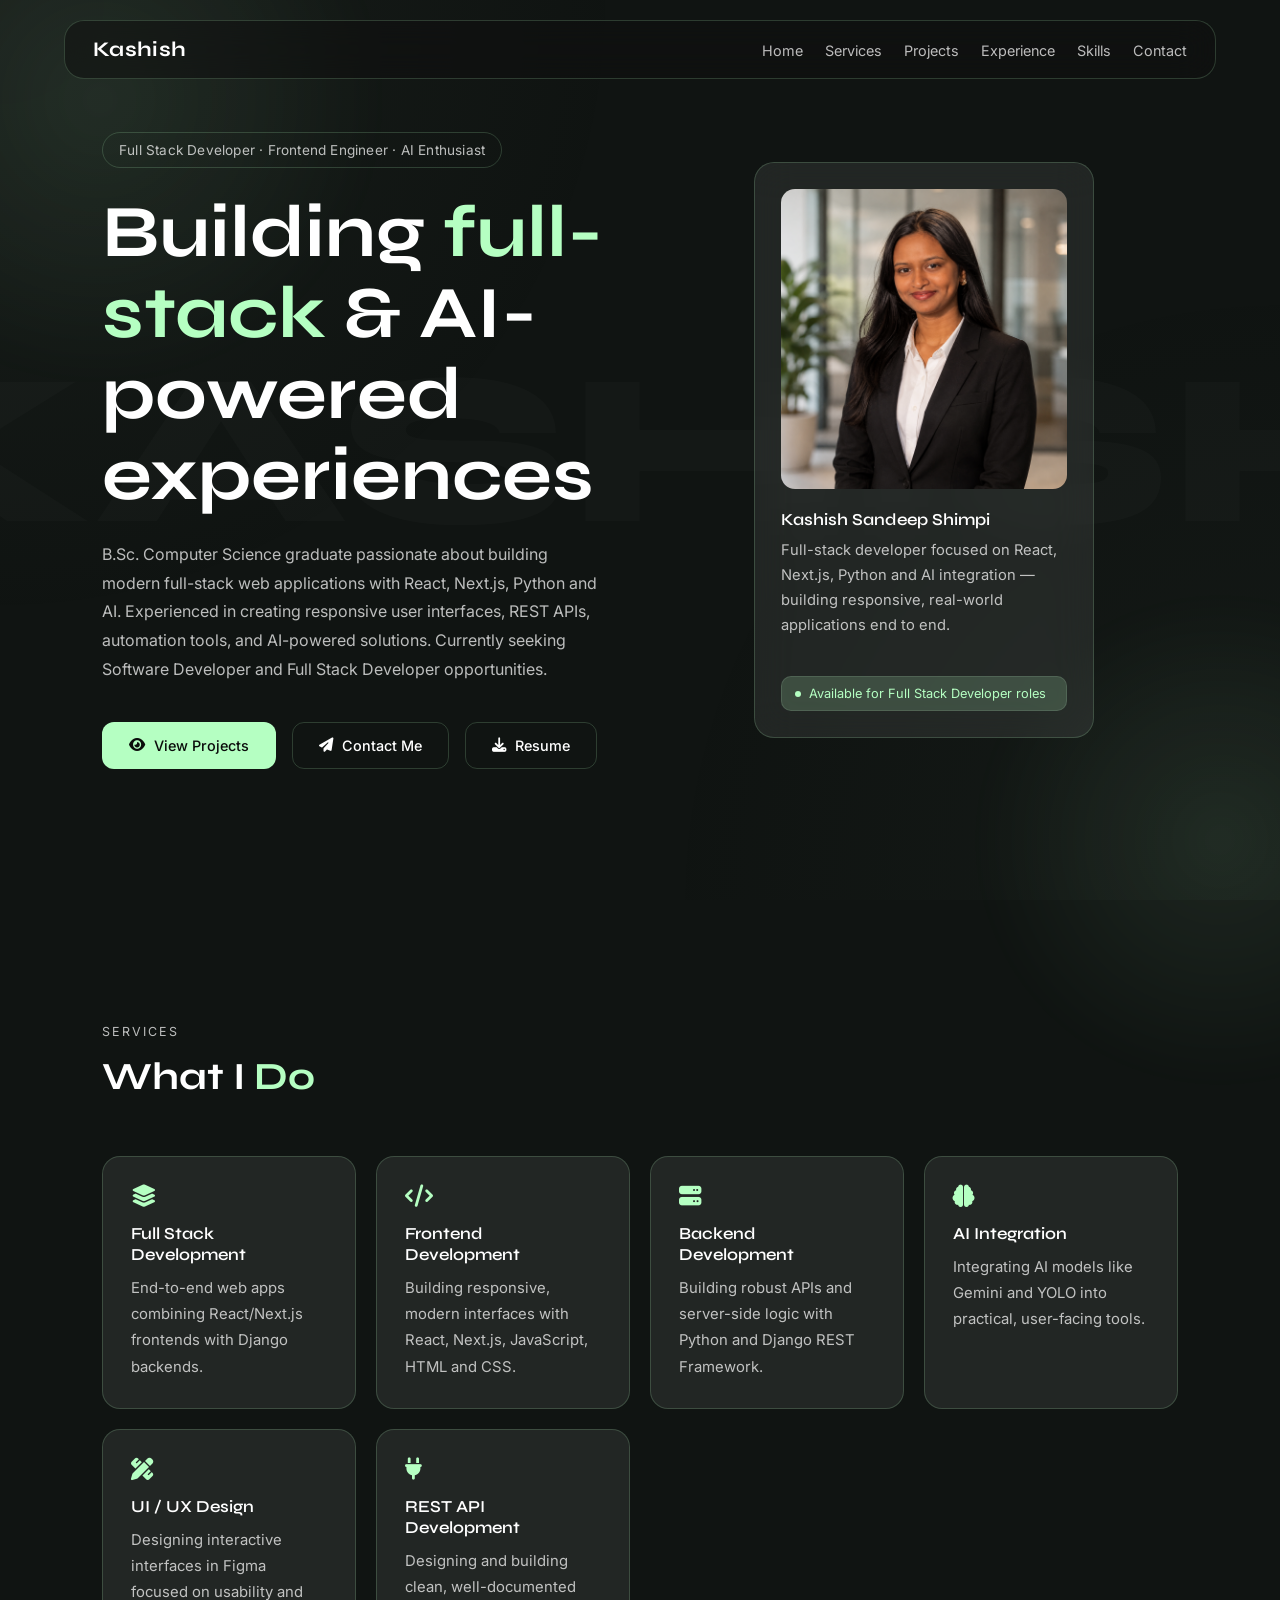
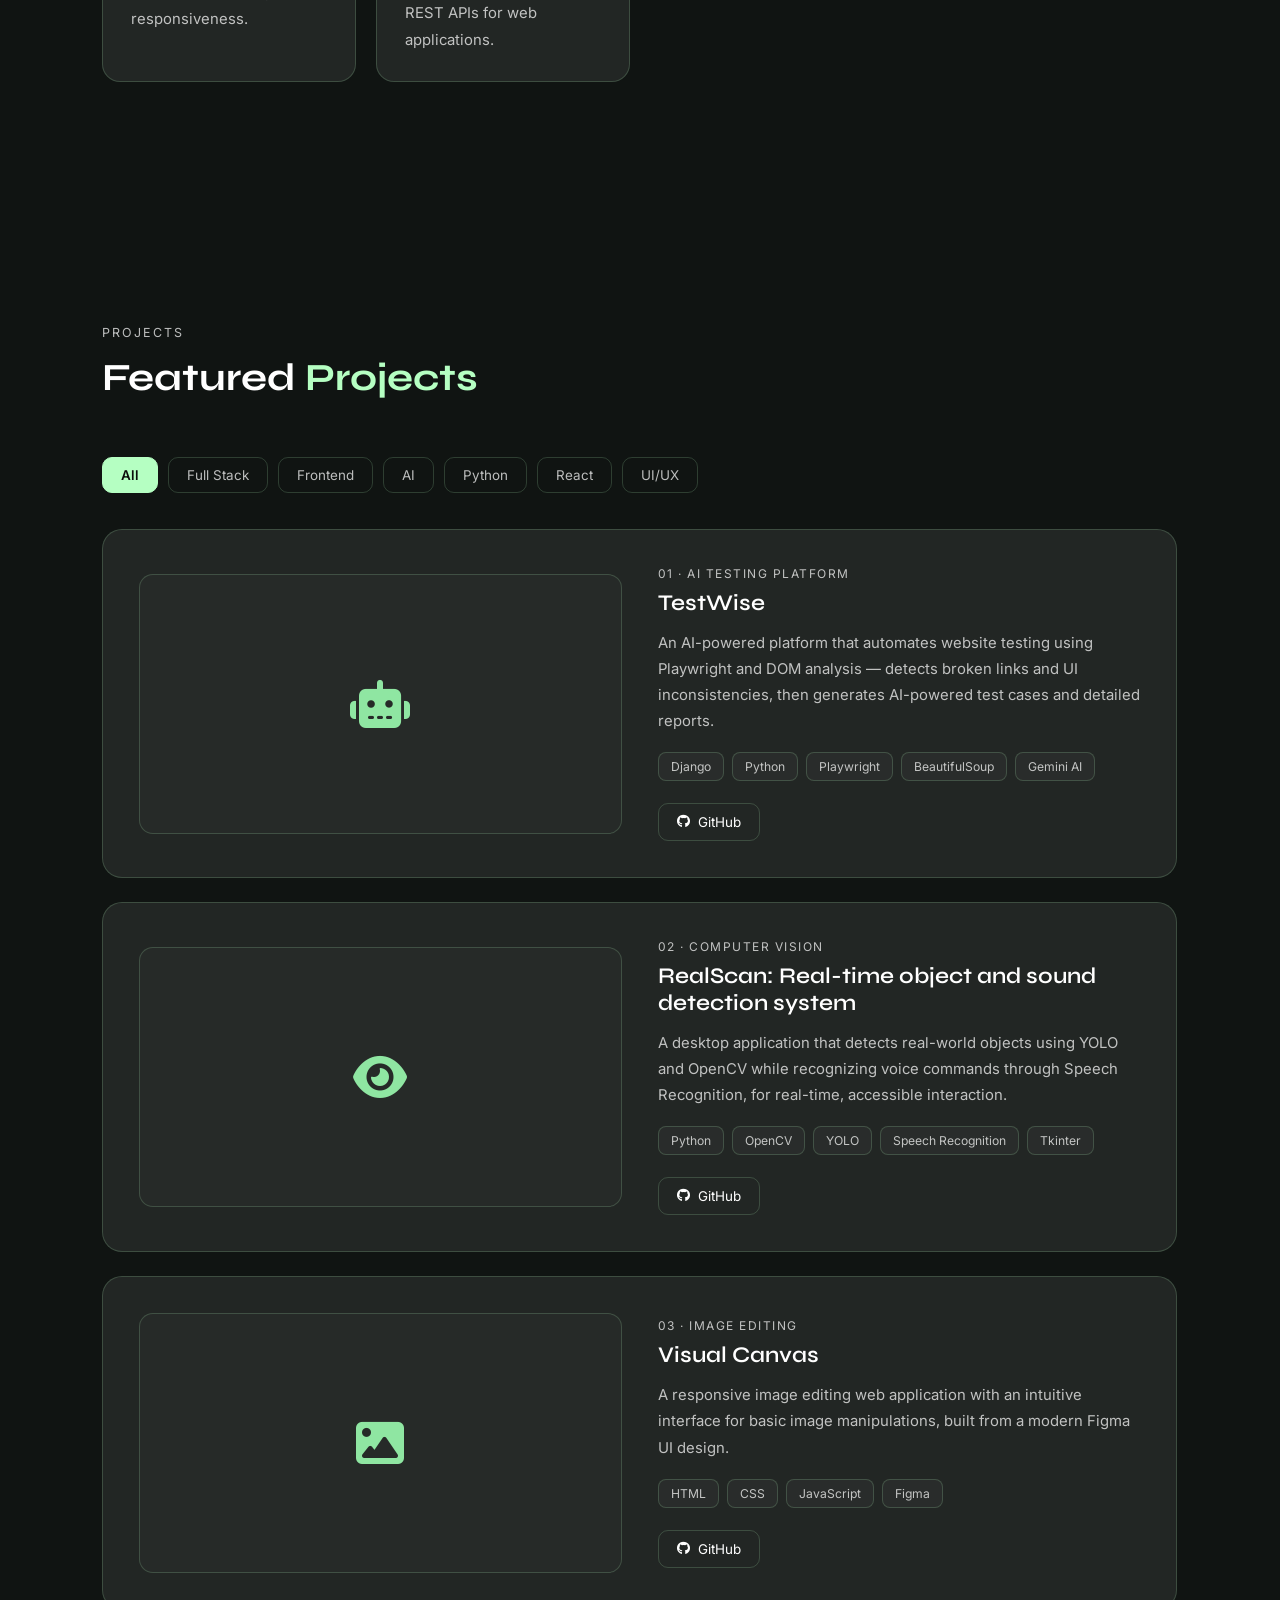
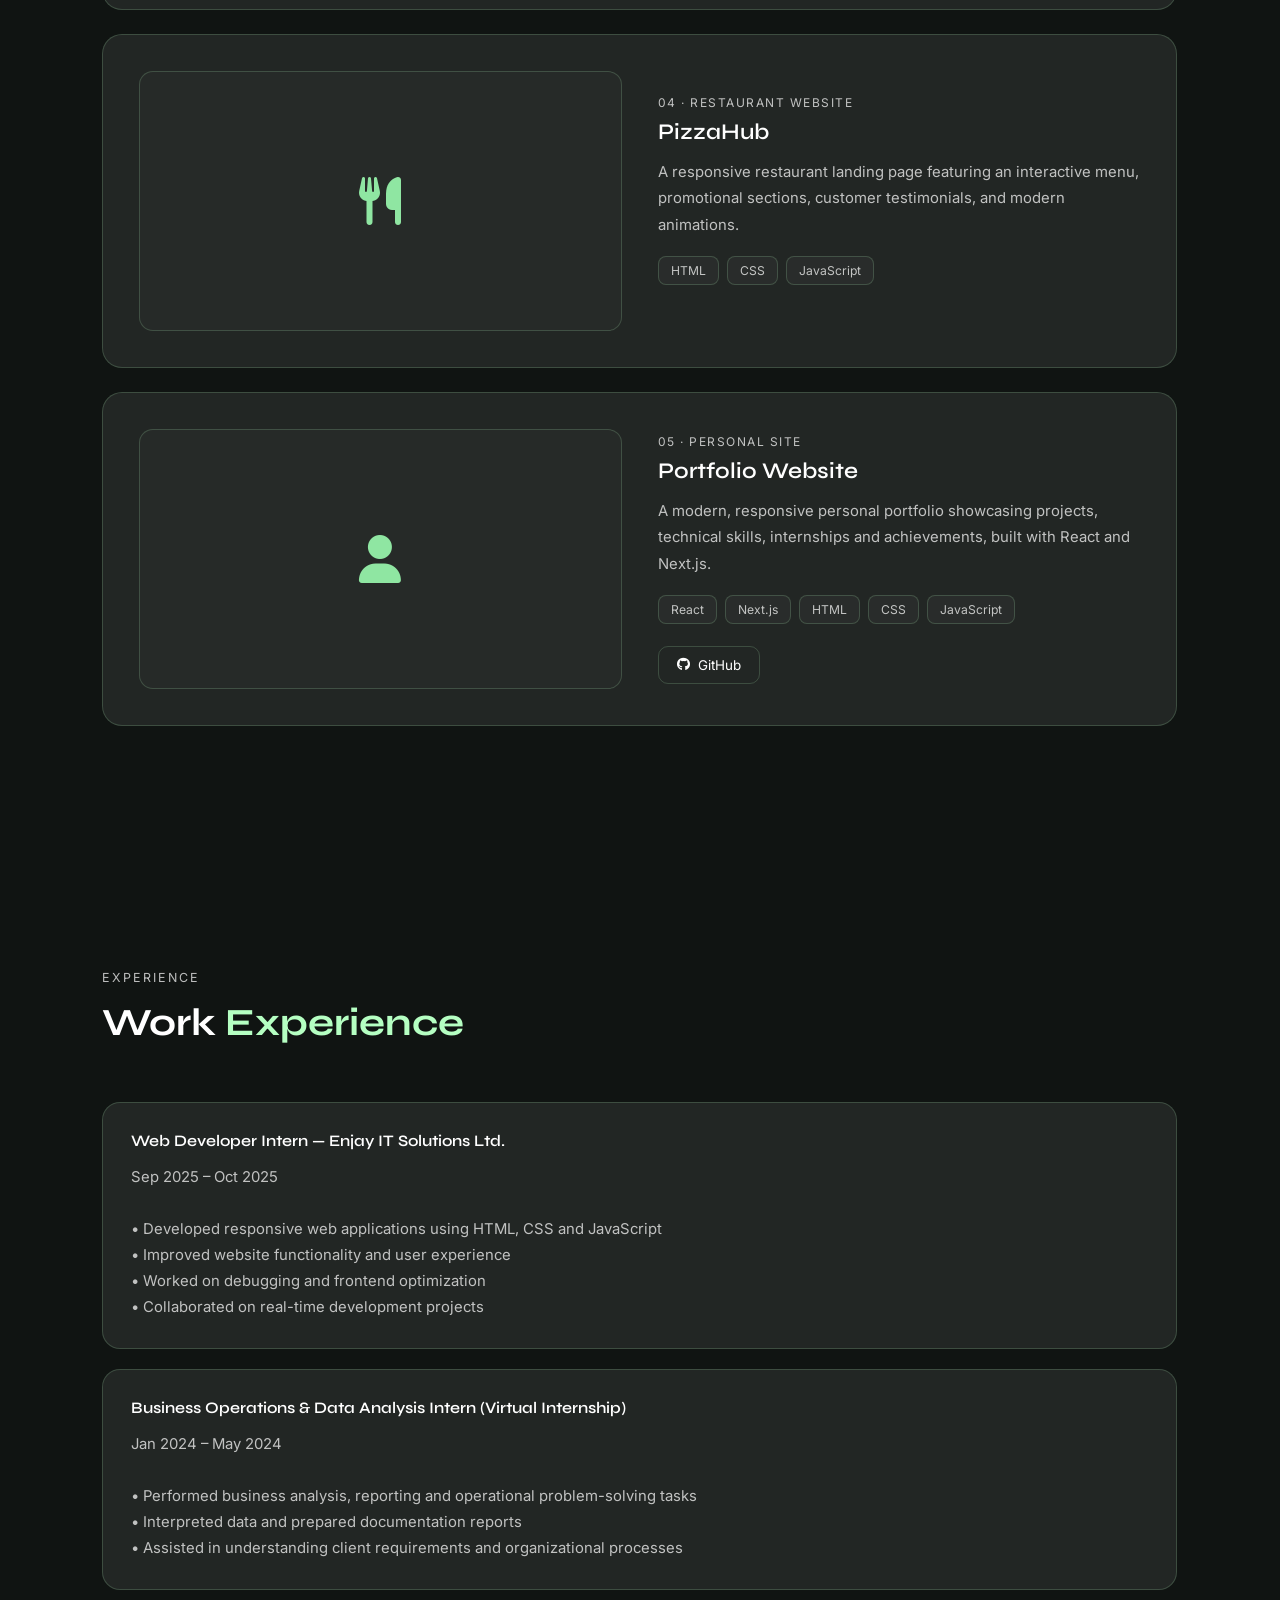
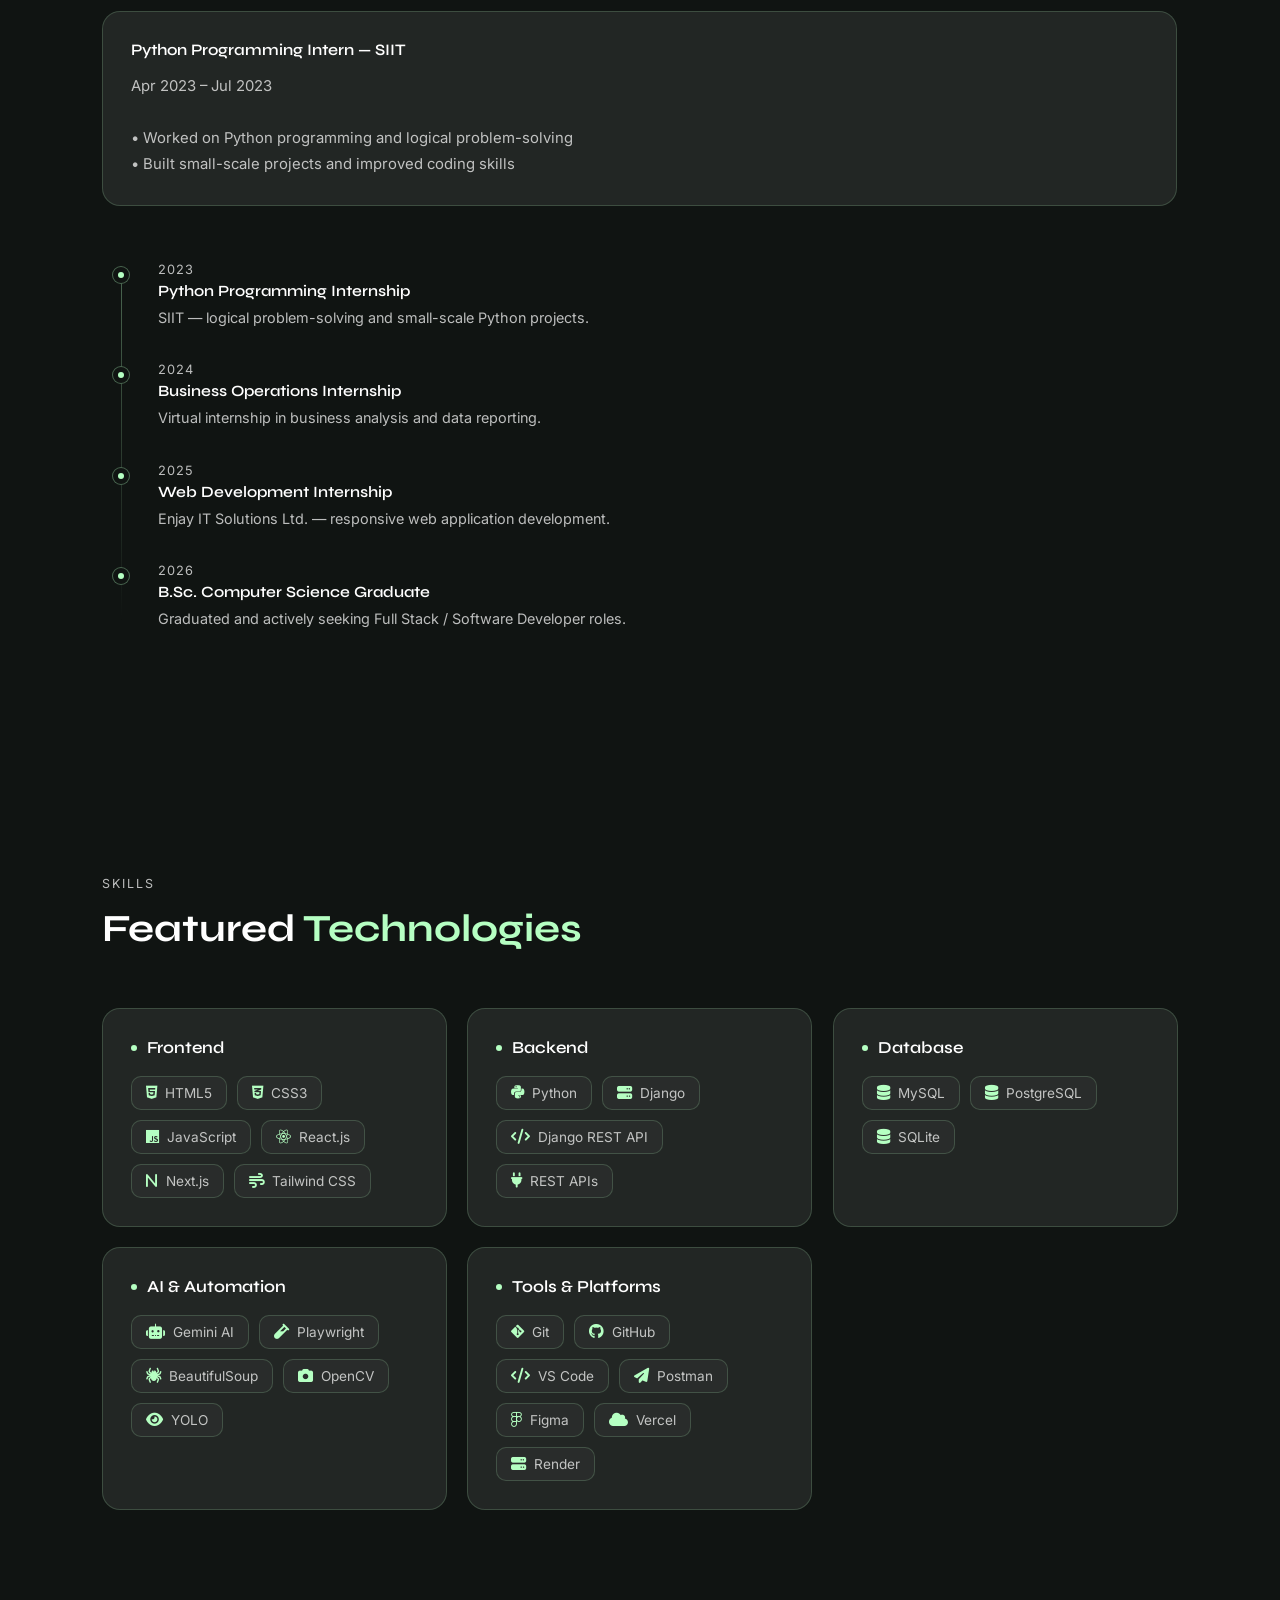
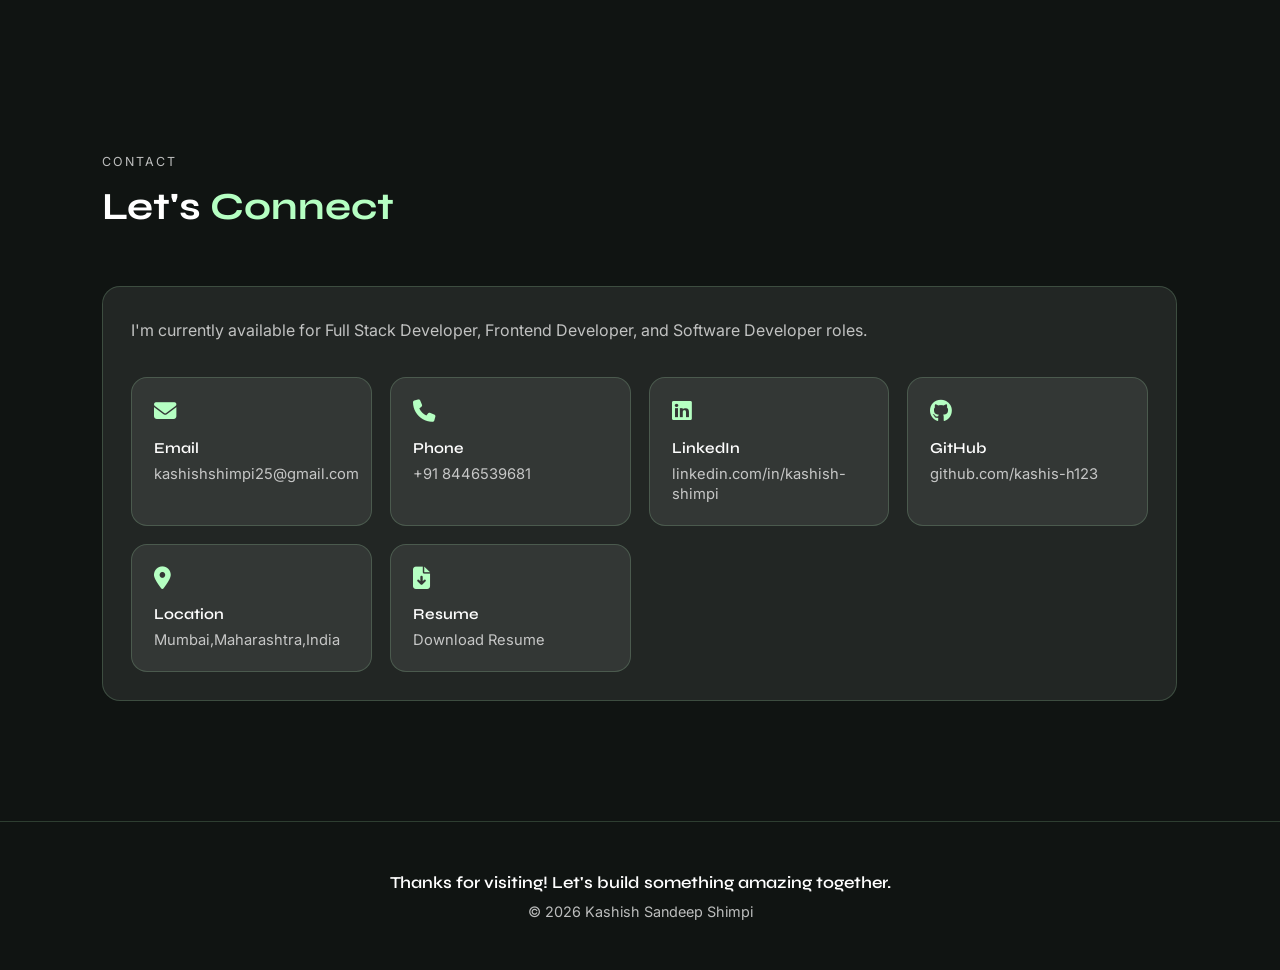
<file: index.html>
<!DOCTYPE html>
<html lang="en">
<head>
<meta charset="UTF-8" />
<meta name="viewport" content="width=device-width, initial-scale=1.0" />
<title>Kashish Sandeep Shimpi | Full Stack Developer</title>
 
<link rel="preconnect" href="https://fonts.googleapis.com">
<link rel="preconnect" href="https://fonts.gstatic.com" crossorigin>
<link href="https://fonts.googleapis.com/css2?family=Inter:wght@300;400;500;600;700;800&family=Syne:wght@600;700;800&display=swap" rel="stylesheet">
<link rel="stylesheet" href="https://cdnjs.cloudflare.com/ajax/libs/font-awesome/6.5.1/css/all.min.css"/>
 
<style>
*{margin:0;padding:0;box-sizing:border-box;}
 
:root{
  --bg:#101412;
  --surface:rgba(255,255,255,0.08);
  --surface-hover:rgba(255,255,255,0.12);
 
  --border:rgba(181,255,194,0.18);
  --border-hover:rgba(181,255,194,0.35);
 
  --text:#FFFFFF;
  --muted:rgba(255,255,255,0.72);
 
  --accent:#B5FFC2;
  --accent-soft:rgba(181,255,194,0.18);
  --accent-dim:#8FE6A2;
 
  --gradient:linear-gradient(135deg,#B5FFC2,#7EE8A3);
}
html{scroll-behavior:smooth;}
 
body{
  font-family:'Inter',sans-serif;
  background:var(--bg);
  color:var(--text);
  overflow-x:hidden;
}
 
body::before{
  content:'';
  position:fixed;
  inset:0;
  background:
    radial-gradient(circle at top left, rgba(156,184,159,0.06), transparent 40%),
    radial-gradient(circle at bottom right, rgba(156,184,159,0.04), transparent 40%);
  z-index:-2;
  pointer-events:none;
}
 
.blob{position:fixed;border-radius:50%;opacity:0.08;z-index:-1;pointer-events:none;transform:translateZ(0);}
.blob1{width:600px;height:600px;top:-200px;left:-200px;background:radial-gradient(circle, var(--accent) 0%, transparent 70%);}
.blob2{width:520px;height:520px;bottom:-200px;right:-200px;background:radial-gradient(circle, var(--accent) 0%, transparent 70%);}
 
nav{
  position:fixed;top:20px;left:50%;
  transform:translateX(-50%) translateZ(0);
  will-change:transform;
  width:90%;max-width:1200px;
  display:flex;justify-content:space-between;align-items:center;
  padding:16px 28px;
  background:rgba(15,16,15,0.55);
  border:1px solid var(--border);
  backdrop-filter:blur(20px);
  border-radius:20px;
  z-index:1000;
}
 
.logo{
  font-family:'Syne',sans-serif;font-size:1.3rem;font-weight:700;
  color:var(--text);
  letter-spacing:0.3px;
}
 
nav ul{display:flex;list-style:none;gap:22px;}
nav ul a{color:var(--muted);text-decoration:none;transition:color 0.25s ease;font-size:0.9rem;}
nav ul a:hover{color:var(--text);}
 
section{padding:120px 8%;scroll-margin-top:110px;}
 
.hero{min-height:100vh;display:flex;align-items:center;justify-content:space-between;gap:60px;position:relative;scroll-margin-top:0;}
 
.hero-bg{
  position:absolute;font-size:17vw;font-weight:800;
  color:rgba(255,255,255,0.018);left:50%;top:50%;
  transform:translate(-50%,-50%);
  font-family:'Syne',sans-serif;user-select:none;
}
 
.hero-left{flex:1;z-index:2;}
 
.hero-tag{
  display:inline-block;padding:9px 16px;border-radius:50px;
  border:1px solid var(--border);margin-bottom:24px;
  color:var(--muted);font-size:0.85rem;letter-spacing:0.2px;
}
 
.hero h1{
  font-family:'Syne',sans-serif;
  font-weight:700;
  font-size:clamp(2.4rem,6vw,4.6rem);
  line-height:1.1;margin-bottom:24px;
  color:var(--text);
}
 
.hero h1 span{
  color:var(--accent);
}
 
.hero p{max-width:640px;line-height:1.8;color:var(--muted);margin-bottom:38px;font-size:1rem;}
 
.hero-buttons{display:flex;gap:16px;flex-wrap:wrap;}
 
.btn{
  padding:14px 26px;border-radius:12px;text-decoration:none;
  font-weight:500;transition:0.25s ease;display:inline-flex;align-items:center;gap:9px;
  border:1px solid transparent;cursor:pointer;font-family:inherit;font-size:0.9rem;
}
 
.btn-primary{background:var(--accent);color:#0b0c0b;}
.btn-primary:hover{background:var(--accent-dim);}
.btn-outline{border:1px solid var(--border);color:var(--text);background:transparent;}
.btn-outline:hover{border-color:var(--border-hover);background:var(--surface);}
.btn:hover{transform:translateY(-2px);}
 
.hero-right{flex:1;display:flex;justify-content:center;}
 
.profile-card{
  width:340px;background:var(--surface);
  border:1px solid var(--border);border-radius:20px;
  padding:26px;backdrop-filter:blur(20px);
}
 
.profile-image{width:100%;height:300px;overflow:hidden;border-radius:14px;margin-bottom:20px;filter:grayscale(15%);}
.profile-image img{width:100%;height:100%;object-fit:cover;}
.profile-card h3{margin-bottom:8px;font-family:'Syne',sans-serif;font-weight:600;font-size:1.05rem;}
.profile-card p{color:var(--muted);line-height:1.7;font-size:0.92rem;}
 
.status-pill{
  display:flex;align-items:center;gap:8px;margin-top:16px;
  padding:9px 13px;border-radius:10px;
  background:var(--accent-soft);
  border:1px solid rgba(156,184,159,0.2);
  font-size:0.8rem;color:var(--accent);
}
.status-dot{width:6px;height:6px;border-radius:50%;background:var(--accent);}
 
.section-header{margin-bottom:56px;}
.section-tag{color:var(--muted);text-transform:uppercase;letter-spacing:2px;margin-bottom:14px;display:inline-block;font-size:0.78rem;}
.section-header h2{font-size:2.4rem;font-family:'Syne',sans-serif;font-weight:700;color:var(--text);}
.section-header h2 span{color:var(--accent);}
 
.services-grid,.cert-grid{
  display:grid;grid-template-columns:repeat(auto-fit,minmax(250px,1fr));gap:20px;
}
 
.service-card,.cert-card,.timeline-item,.education-card,.contact-card{
  background:var(--surface);
  border:1px solid var(--border);
  border-radius:18px;padding:28px;transition:0.3s ease;
}
 
.service-card:hover,.cert-card:hover,.timeline-item:hover{
  background:var(--surface-hover);border-color:var(--border-hover);
}
 
.service-card i,.cert-card i,.contact-item i{font-size:1.4rem;color:var(--accent);margin-bottom:16px;display:block;}
.service-card p,.timeline-item p,.education-card p,.cert-card p{color:var(--muted);line-height:1.75;font-size:0.93rem;}
.service-card h3{margin-bottom:10px;font-family:'Syne',sans-serif;font-weight:600;font-size:1.05rem;}
 
/* Project filters */
.filter-bar{display:flex;flex-wrap:wrap;gap:10px;margin-bottom:36px;}
.filter-btn{
  padding:9px 18px;border-radius:10px;border:1px solid var(--border);
  background:transparent;color:var(--muted);cursor:pointer;
  font-family:inherit;font-size:0.84rem;transition:0.25s ease;
}
.filter-btn:hover{color:var(--text);border-color:var(--border-hover);}
.filter-btn.active{
  background:var(--accent);
  color:#0b0c0b;border-color:var(--accent);font-weight:600;
}
 
.projects-grid{display:grid;gap:24px;}
 
.project-card{
  display:grid;grid-template-columns:1fr 1fr;gap:36px;align-items:center;
  background:var(--surface);
  border:1px solid var(--border);
  border-radius:20px;padding:36px;
  transition:0.3s ease;
}
 
.project-card:hover{border-color:var(--border-hover);}
.project-card.hidden{display:none;}
 
.project-image{
  height:260px;display:flex;justify-content:center;align-items:center;
  border-radius:14px;background:rgba(255,255,255,0.02);border:1px solid var(--border);
}
 
.project-image i{font-size:3rem;color:var(--accent-dim);}
 
.project-content .project-label{
  color:var(--muted);font-size:0.75rem;text-transform:uppercase;letter-spacing:1.5px;margin-bottom:8px;display:block;
}
 
.project-content h3{font-family:'Syne',sans-serif;font-weight:600;font-size:1.4rem;margin-bottom:4px;color:var(--text);}
.project-content p{color:var(--muted);line-height:1.75;margin:14px 0 18px;font-size:0.93rem;}
 
.tech-stack{display:flex;flex-wrap:wrap;gap:8px;margin-bottom:22px;}
.tech-stack span{
  padding:6px 12px;border-radius:8px;background:rgba(255,255,255,0.03);
  border:1px solid var(--border);color:var(--muted);font-size:0.76rem;
}
 
.project-links{display:flex;gap:10px;flex-wrap:wrap;}
.project-links a{
  text-decoration:none;color:var(--text);border:1px solid var(--border);
  padding:10px 18px;border-radius:10px;font-size:0.84rem;transition:0.25s ease;
  display:inline-flex;align-items:center;gap:8px;
}
.project-links a:hover{border-color:var(--border-hover);background:var(--surface-hover);}
 
.timeline{display:grid;gap:20px;}
.timeline-item h3{margin-bottom:14px;font-family:'Syne',sans-serif;font-weight:600;font-size:1rem;}
 
/* Skills proficiency */
.skills-list{display:grid;gap:20px;max-width:700px;}
.skill-row{display:flex;flex-direction:column;gap:8px;}
.skill-row-top{display:flex;justify-content:space-between;align-items:center;}
.skill-row-top span:first-child{display:flex;align-items:center;gap:10px;font-weight:500;color:var(--text);font-size:0.92rem;}
.skill-row-top span:last-child{color:var(--muted);font-size:0.82rem;}
.skill-bar-track{width:100%;height:6px;border-radius:10px;background:rgba(255,255,255,0.05);overflow:hidden;}
.skill-bar-fill{
  height:100%;border-radius:10px;
  background:var(--accent);
  width:0%;transition:width 1s ease;
}
 
/* Timeline path */
.path-timeline{position:relative;max-width:700px;margin-top:20px;}
.path-timeline::before{
  content:'';position:absolute;left:19px;top:10px;bottom:10px;
  width:1px;background:linear-gradient(180deg,var(--border-hover),transparent);
}
.path-item{position:relative;padding-left:56px;margin-bottom:32px;}
.path-item:last-child{margin-bottom:0;}
.path-dot{
  position:absolute;left:10px;top:4px;width:18px;height:18px;border-radius:50%;
  background:var(--bg);border:1px solid var(--border-hover);
  display:flex;align-items:center;justify-content:center;
}
.path-dot::after{content:'';width:6px;height:6px;border-radius:50%;background:var(--accent);}
.path-year{color:var(--muted);font-size:0.8rem;letter-spacing:1px;margin-bottom:4px;display:block;}
.path-item h4{font-family:'Syne',sans-serif;font-weight:600;margin-bottom:6px;font-size:0.98rem;}
.path-item p{color:var(--muted);line-height:1.7;font-size:0.9rem;}
 
.tech-grid{display:grid;grid-template-columns:repeat(auto-fit,minmax(270px,1fr));gap:20px;}
 
.tech-card{
  background:var(--surface);
  border:1px solid var(--border);
  border-radius:18px;padding:28px;transition:0.3s ease;
}
.tech-card:hover{background:var(--surface-hover);border-color:var(--border-hover);}
 
.tech-card h3{
  font-family:'Syne',sans-serif;font-weight:600;font-size:1.05rem;
  margin-bottom:18px;color:var(--text);
  display:flex;align-items:center;gap:10px;
}
.tech-card h3::before{
  content:'';width:6px;height:6px;border-radius:50%;
  background:var(--accent);flex-shrink:0;
}
 
.tech-list{display:flex;flex-wrap:wrap;gap:10px;}
.tech-list span{
  display:inline-flex;align-items:center;gap:8px;
  padding:8px 14px;border-radius:10px;
  background:rgba(255,255,255,0.03);
  border:1px solid var(--border);
  color:var(--muted);font-size:0.85rem;
  transition:0.25s ease;
}
.tech-list span:hover{border-color:var(--border-hover);color:var(--text);background:var(--surface-hover);}
.tech-list i{color:var(--accent);font-size:0.95rem;}
 
.contact-grid{display:grid;grid-template-columns:repeat(auto-fit,minmax(220px,1fr));gap:18px;margin-top:32px;}
.contact-item{background:var(--surface);border:1px solid var(--border);padding:22px;border-radius:16px;transition:0.25s ease;}
.contact-item:hover{border-color:var(--border-hover);}
.contact-item a{text-decoration:none;color:var(--muted);font-size:0.92rem;}
.contact-item a:hover{color:var(--text);}
.contact-item h4{margin-bottom:6px;font-family:'Syne',sans-serif;font-weight:600;font-size:0.95rem;}
.contact-item span{color:var(--muted);font-size:0.92rem;}
 
footer{text-align:center;padding:50px 20px;border-top:1px solid var(--border);}
footer p:first-child{font-family:'Syne',sans-serif;font-weight:600;font-size:1.05rem;margin-bottom:10px;color:var(--text);}
footer p{color:var(--muted);font-size:0.9rem;}
 
.reveal{opacity:0;transform:translateY(16px);transition:opacity 0.6s ease, transform 0.6s ease;will-change:transform,opacity;}
.reveal.active{opacity:1;transform:translateY(0);}
 
@media(max-width:900px){
  .hero{flex-direction:column;text-align:center;padding-top:140px;}
  .hero-buttons{justify-content:center;}
  .project-card{grid-template-columns:1fr;}
  .project-image{height:200px;}
}
 
@media(max-width:700px){
  html{scroll-behavior:auto;}
  nav ul{display:none;}
  nav{backdrop-filter:blur(8px);background:rgba(15,16,15,0.8);}
  section{padding:90px 6%;scroll-margin-top:90px;}
  .profile-card{width:100%;}
  .hero{min-height:100svh;}
}
</style>
</head>
 
<body>
 
<div class="blob blob1"></div>
<div class="blob blob2"></div>
 
<nav>
  <div class="logo">Kashish</div>
  <ul>
    <li><a href="#home">Home</a></li>
    <li><a href="#services">Services</a></li>
    <li><a href="#projects">Projects</a></li>
    <li><a href="#experience">Experience</a></li>
    <li><a href="#skills">Skills</a></li>
    <li><a href="#contact">Contact</a></li>
  </ul>
</nav>
 
<!-- HERO -->
<section class="hero" id="home">
  <div class="hero-bg">KASHISH</div>
 
  <div class="hero-left reveal">
    <div class="hero-tag">Full Stack Developer · Frontend Engineer · AI Enthusiast</div>
 
    <h1>Building <span>full-stack</span> &amp; AI-powered experiences</h1>
 
    <p>
      B.Sc. Computer Science graduate passionate about building modern full-stack web applications with React, Next.js, Python and AI. Experienced in creating responsive user interfaces, REST APIs, automation tools, and AI-powered solutions. Currently seeking Software Developer and Full Stack Developer opportunities.
    </p>
 
    <div class="hero-buttons">
      <a href="#projects" class="btn btn-primary"><i class="fa-solid fa-eye"></i> View Projects</a>
      <a href="#contact" class="btn btn-outline"><i class="fa-solid fa-paper-plane"></i> Contact Me</a>
      <a href="kASHISH FULLSTACKDEV.pdf" class="btn btn-outline" download><i class="fa-solid fa-download"></i> Resume</a>
    </div>
  </div>
 
  <div class="hero-right">
    <div class="profile-card">
      <div class="profile-image">
        <img src="bbgg.png" alt="Kashish">
      </div>
      <h3>Kashish Sandeep Shimpi</h3>
      <p>Full-stack developer focused on React, Next.js, Python and AI integration — building responsive, real-world applications end to end.</p>
      <div class="status-pill">
        <span class="status-dot"></span>
        Available for Full Stack Developer roles
      </div>
    </div>
  </div>
</section>
 
<!-- SERVICES -->
<section id="services">
  <div class="section-header reveal">
    <div class="section-tag">Services</div>
    <h2>What I <span>Do</span></h2>
  </div>
 
  <div class="services-grid">
    <div class="service-card reveal">
      <i class="fa-solid fa-layer-group"></i>
      <h3>Full Stack Development</h3>
      <p>End-to-end web apps combining React/Next.js frontends with Django backends.</p>
    </div>
    <div class="service-card reveal">
      <i class="fa-solid fa-code"></i>
      <h3>Frontend Development</h3>
      <p>Building responsive, modern interfaces with React, Next.js, JavaScript, HTML and CSS.</p>
    </div>
    <div class="service-card reveal">
      <i class="fa-solid fa-server"></i>
      <h3>Backend Development</h3>
      <p>Building robust APIs and server-side logic with Python and Django REST Framework.</p>
    </div>
    <div class="service-card reveal">
      <i class="fa-solid fa-brain"></i>
      <h3>AI Integration</h3>
      <p>Integrating AI models like Gemini and YOLO into practical, user-facing tools.</p>
    </div>
    <div class="service-card reveal">
      <i class="fa-solid fa-pen-ruler"></i>
      <h3>UI / UX Design</h3>
      <p>Designing interactive interfaces in Figma focused on usability and responsiveness.</p>
    </div>
    <div class="service-card reveal">
      <i class="fa-solid fa-plug"></i>
      <h3>REST API Development</h3>
      <p>Designing and building clean, well-documented REST APIs for web applications.</p>
    </div>
  </div>
</section>
 
<!-- PROJECTS -->
<section id="projects">
  <div class="section-header reveal">
    <div class="section-tag">Projects</div>
    <h2>Featured <span>Projects</span></h2>
  </div>
 
  <div class="filter-bar reveal">
    <button class="filter-btn active" data-filter="all">All</button>
    <button class="filter-btn" data-filter="fullstack">Full Stack</button>
    <button class="filter-btn" data-filter="frontend">Frontend</button>
    <button class="filter-btn" data-filter="ai">AI</button>
    <button class="filter-btn" data-filter="python">Python</button>
    <button class="filter-btn" data-filter="react">React</button>
    <button class="filter-btn" data-filter="uiux">UI/UX</button>
  </div>
 
  <div class="projects-grid">
 
    <div class="project-card reveal" data-tags="fullstack ai python">
      <div class="project-image"><i class="fa-solid fa-robot"></i></div>
      <div class="project-content">
        <span class="project-label">01 · AI Testing Platform</span>
        <h3>TestWise</h3>
        <p>An AI-powered platform that automates website testing using Playwright and DOM analysis — detects broken links and UI inconsistencies, then generates AI-powered test cases and detailed reports.</p>
        <div class="tech-stack">
          <span>Django</span><span>Python</span><span>Playwright</span><span>BeautifulSoup</span><span>Gemini AI</span>
        </div>
        <div class="project-links">
          <a href="https://github.com/kashis-h123" target="_blank"><i class="fa-brands fa-github"></i> GitHub</a>
        </div>
      </div>
    </div>
 
    <div class="project-card reveal" data-tags="ai python">
      <div class="project-image"><i class="fa-solid fa-eye"></i></div>
      <div class="project-content">
        <span class="project-label">02 · Computer Vision</span>
        <h3>RealScan: Real-time object and sound detection system</h3>
        <p>A desktop application that detects real-world objects using YOLO and OpenCV while recognizing voice commands through Speech Recognition, for real-time, accessible interaction.</p>
        <div class="tech-stack">
          <span>Python</span><span>OpenCV</span><span>YOLO</span><span>Speech Recognition</span><span>Tkinter</span>
        </div>
        <div class="project-links">
          <a href="https://github.com/kashis-h123" target="_blank"><i class="fa-brands fa-github"></i> GitHub</a>
        </div>
      </div>
    </div>
 
    <div class="project-card reveal" data-tags="frontend uiux">
      <div class="project-image"><i class="fa-solid fa-image"></i></div>
      <div class="project-content">
        <span class="project-label">03 · Image Editing</span>
        <h3>Visual Canvas</h3>
        <p>A responsive image editing web application with an intuitive interface for basic image manipulations, built from a modern Figma UI design.</p>
        <div class="tech-stack">
          <span>HTML</span><span>CSS</span><span>JavaScript</span><span>Figma</span>
        </div>
        <div class="project-links">
          <a href="https://github.com/kashis-h123" target="_blank"><i class="fa-brands fa-github"></i> GitHub</a>
        </div>
      </div>
    </div>
 
    <div class="project-card reveal" data-tags="frontend">
      <div class="project-image"><i class="fa-solid fa-utensils"></i></div>
      <div class="project-content">
        <span class="project-label">04 · Restaurant Website</span>
        <h3>PizzaHub</h3>
        <p>A responsive restaurant landing page featuring an interactive menu, promotional sections, customer testimonials, and modern animations.</p>
        <div class="tech-stack">
          <span>HTML</span><span>CSS</span><span>JavaScript</span>
        </div>
      </div>
    </div>
 
    <div class="project-card reveal" data-tags="frontend react fullstack">
      <div class="project-image"><i class="fa-solid fa-user"></i></div>
      <div class="project-content">
        <span class="project-label">05 · Personal Site</span>
        <h3>Portfolio Website</h3>
        <p>A modern, responsive personal portfolio showcasing projects, technical skills, internships and achievements, built with React and Next.js.</p>
        <div class="tech-stack">
          <span>React</span><span>Next.js</span><span>HTML</span><span>CSS</span><span>JavaScript</span>
        </div>
        <div class="project-links">
          <a href="https://github.com/kashis-h123" target="_blank"><i class="fa-brands fa-github"></i> GitHub</a>
        </div>
      </div>
    </div>
 
  </div>
</section>
 
<!-- EXPERIENCE -->
<section id="experience">
  <div class="section-header reveal">
    <div class="section-tag">Experience</div>
    <h2>Work <span>Experience</span></h2>
  </div>
 
  <div class="timeline">
    <div class="timeline-item reveal">
      <h3>Web Developer Intern — Enjay IT Solutions Ltd.</h3>
      <p>
        Sep 2025 – Oct 2025 <br><br>
        • Developed responsive web applications using HTML, CSS and JavaScript <br>
        • Improved website functionality and user experience <br>
        • Worked on debugging and frontend optimization <br>
        • Collaborated on real-time development projects
      </p>
    </div>
 
    <div class="timeline-item reveal">
      <h3>Business Operations &amp; Data Analysis Intern (Virtual Internship)</h3>
      <p>
        Jan 2024 – May 2024 <br><br>
        • Performed business analysis, reporting and operational problem-solving tasks <br>
        • Interpreted data and prepared documentation reports <br>
        • Assisted in understanding client requirements and organizational processes
      </p>
    </div>
 
    <div class="timeline-item reveal">
      <h3>Python Programming Intern — SIIT</h3>
      <p>
        Apr 2023 – Jul 2023 <br><br>
        • Worked on Python programming and logical problem-solving <br>
        • Built small-scale projects and improved coding skills
      </p>
    </div>
  </div>
 
  <div class="path-timeline reveal" style="margin-top:56px;">
    <div class="path-item">
      <div class="path-dot"></div>
      <span class="path-year">2023</span>
      <h4>Python Programming Internship</h4>
      <p>SIIT — logical problem-solving and small-scale Python projects.</p>
    </div>
    <div class="path-item">
      <div class="path-dot"></div>
      <span class="path-year">2024</span>
      <h4>Business Operations Internship</h4>
      <p>Virtual internship in business analysis and data reporting.</p>
    </div>
    <div class="path-item">
      <div class="path-dot"></div>
      <span class="path-year">2025</span>
      <h4>Web Development Internship</h4>
      <p>Enjay IT Solutions Ltd. — responsive web application development.</p>
    </div>
    <div class="path-item">
      <div class="path-dot"></div>
      <span class="path-year">2026</span>
      <h4>B.Sc. Computer Science Graduate</h4>
      <p>Graduated and actively seeking Full Stack / Software Developer roles.</p>
    </div>
  </div>
</section>
 
<!-- SKILLS -->
<section id="skills">
  <div class="section-header reveal">
    <div class="section-tag">Skills</div>
    <h2>Featured <span>Technologies</span></h2>
  </div>
 
  <div class="tech-grid">
 
        <!-- Frontend -->
        <div class="tech-card reveal">
            <h3>Frontend</h3>
 
            <div class="tech-list">
                <span><i class="fa-brands fa-html5"></i> HTML5</span>
                <span><i class="fa-brands fa-css3-alt"></i> CSS3</span>
                <span><i class="fa-brands fa-js"></i> JavaScript</span>
                <span><i class="fa-brands fa-react"></i> React.js</span>
                <span><i class="fa-solid fa-n"></i> Next.js</span>
                <span><i class="fa-solid fa-wind"></i> Tailwind CSS</span>
            </div>
        </div>
 
        <!-- Backend -->
        <div class="tech-card reveal">
            <h3>Backend</h3>
 
            <div class="tech-list">
                <span><i class="fa-brands fa-python"></i> Python</span>
                <span><i class="fa-solid fa-server"></i> Django</span>
                <span><i class="fa-solid fa-code"></i> Django REST API</span>
                <span><i class="fa-solid fa-plug"></i> REST APIs</span>
            </div>
        </div>
 
        <!-- Database -->
        <div class="tech-card reveal">
            <h3>Database</h3>
 
            <div class="tech-list">
                <span><i class="fa-solid fa-database"></i> MySQL</span>
                <span><i class="fa-solid fa-database"></i> PostgreSQL</span>
                <span><i class="fa-solid fa-database"></i> SQLite</span>
            </div>
        </div>
 
        <!-- AI & Automation -->
        <div class="tech-card reveal">
            <h3>AI & Automation</h3>
 
            <div class="tech-list">
                <span><i class="fa-solid fa-robot"></i> Gemini AI</span>
                <span><i class="fa-solid fa-vial"></i> Playwright</span>
                <span><i class="fa-solid fa-spider"></i> BeautifulSoup</span>
                <span><i class="fa-solid fa-camera"></i> OpenCV</span>
                <span><i class="fa-solid fa-eye"></i> YOLO</span>
            </div>
        </div>
 
        <!-- Tools -->
        <div class="tech-card reveal">
            <h3>Tools & Platforms</h3>
 
            <div class="tech-list">
                <span><i class="fa-brands fa-git-alt"></i> Git</span>
                <span><i class="fa-brands fa-github"></i> GitHub</span>
                <span><i class="fa-solid fa-code"></i> VS Code</span>
                <span><i class="fa-solid fa-paper-plane"></i> Postman</span>
                <span><i class="fa-brands fa-figma"></i> Figma</span>
                <span><i class="fa-solid fa-cloud"></i> Vercel</span>
                <span><i class="fa-solid fa-server"></i> Render</span>
            </div>
        </div>
 
    </div>
 
</section>
 
<!-- CONTACT -->
<section id="contact">
  <div class="section-header reveal">
    <div class="section-tag">Contact</div>
    <h2>Let's <span>Connect</span></h2>
  </div>
 
  <div class="contact-card reveal">
    <p style="color:var(--muted); line-height:1.9;">
      I'm currently available for Full Stack Developer, Frontend Developer, and Software Developer roles.
    </p>
 
    <div class="contact-grid">
      <div class="contact-item">
        <i class="fa-solid fa-envelope"></i>
        <h4>Email</h4>
        <a href="mailto:kashishshimpi25@gmail.com">kashishshimpi25@gmail.com</a>
      </div>
 
      <div class="contact-item">
        <i class="fa-solid fa-phone"></i>
        <h4>Phone</h4>
        <a href="tel:+918446539681">+91 8446539681</a>
      </div>
 
      <div class="contact-item">
        <i class="fa-brands fa-linkedin"></i>
        <h4>LinkedIn</h4>
        <a href="https://www.linkedin.com/in/kashish-shimpi-64169a295" target="_blank">linkedin.com/in/kashish-shimpi</a>
      </div>
 
      <div class="contact-item">
        <i class="fa-brands fa-github"></i>
        <h4>GitHub</h4>
        <a href="https://github.com/kashis-h123" target="_blank">github.com/kashis-h123</a>
      </div>
 
      <div class="contact-item">
        <i class="fa-solid fa-location-dot"></i>
        <h4>Location</h4>
        <span>Mumbai,Maharashtra,India</span>
      </div>
 
      <div class="contact-item">
        <i class="fa-solid fa-file-arrow-down"></i>
        <h4>Resume</h4>
        <a href="Kashish_shimpi_resume.docx" download>Download Resume</a>
      </div>
    </div>
  </div>
</section>
 
<footer>
  <p>Thanks for visiting! Let's build something amazing together.</p>
  <p>© 2026 Kashish Sandeep Shimpi</p>
</footer>
 
<script>
const observer = new IntersectionObserver((entries) => {
  entries.forEach((entry) => {
    if(entry.isIntersecting){
      entry.target.classList.add('active');
      if(entry.target.classList.contains('skill-row')){
        const fill = entry.target.querySelector('.skill-bar-fill');
        if(fill) fill.style.width = fill.dataset.width + '%';
      }
      observer.unobserve(entry.target);
    }
  });
},{threshold:0.1, rootMargin:'0px 0px -60px 0px'});
 
document.querySelectorAll('.reveal').forEach((el)=>{
  observer.observe(el);
});
 
// Project filtering
const filterBtns = document.querySelectorAll('.filter-btn');
const projectCards = document.querySelectorAll('.project-card');
 
filterBtns.forEach(btn => {
  btn.addEventListener('click', () => {
    filterBtns.forEach(b => b.classList.remove('active'));
    btn.classList.add('active');
    const filter = btn.dataset.filter;
 
    projectCards.forEach(card => {
      const tags = card.dataset.tags || '';
      if(filter === 'all' || tags.includes(filter)){
        card.classList.remove('hidden');
      } else {
        card.classList.add('hidden');
      }
    });
  });
});
</script>
 
</body>
</html>
</file>
